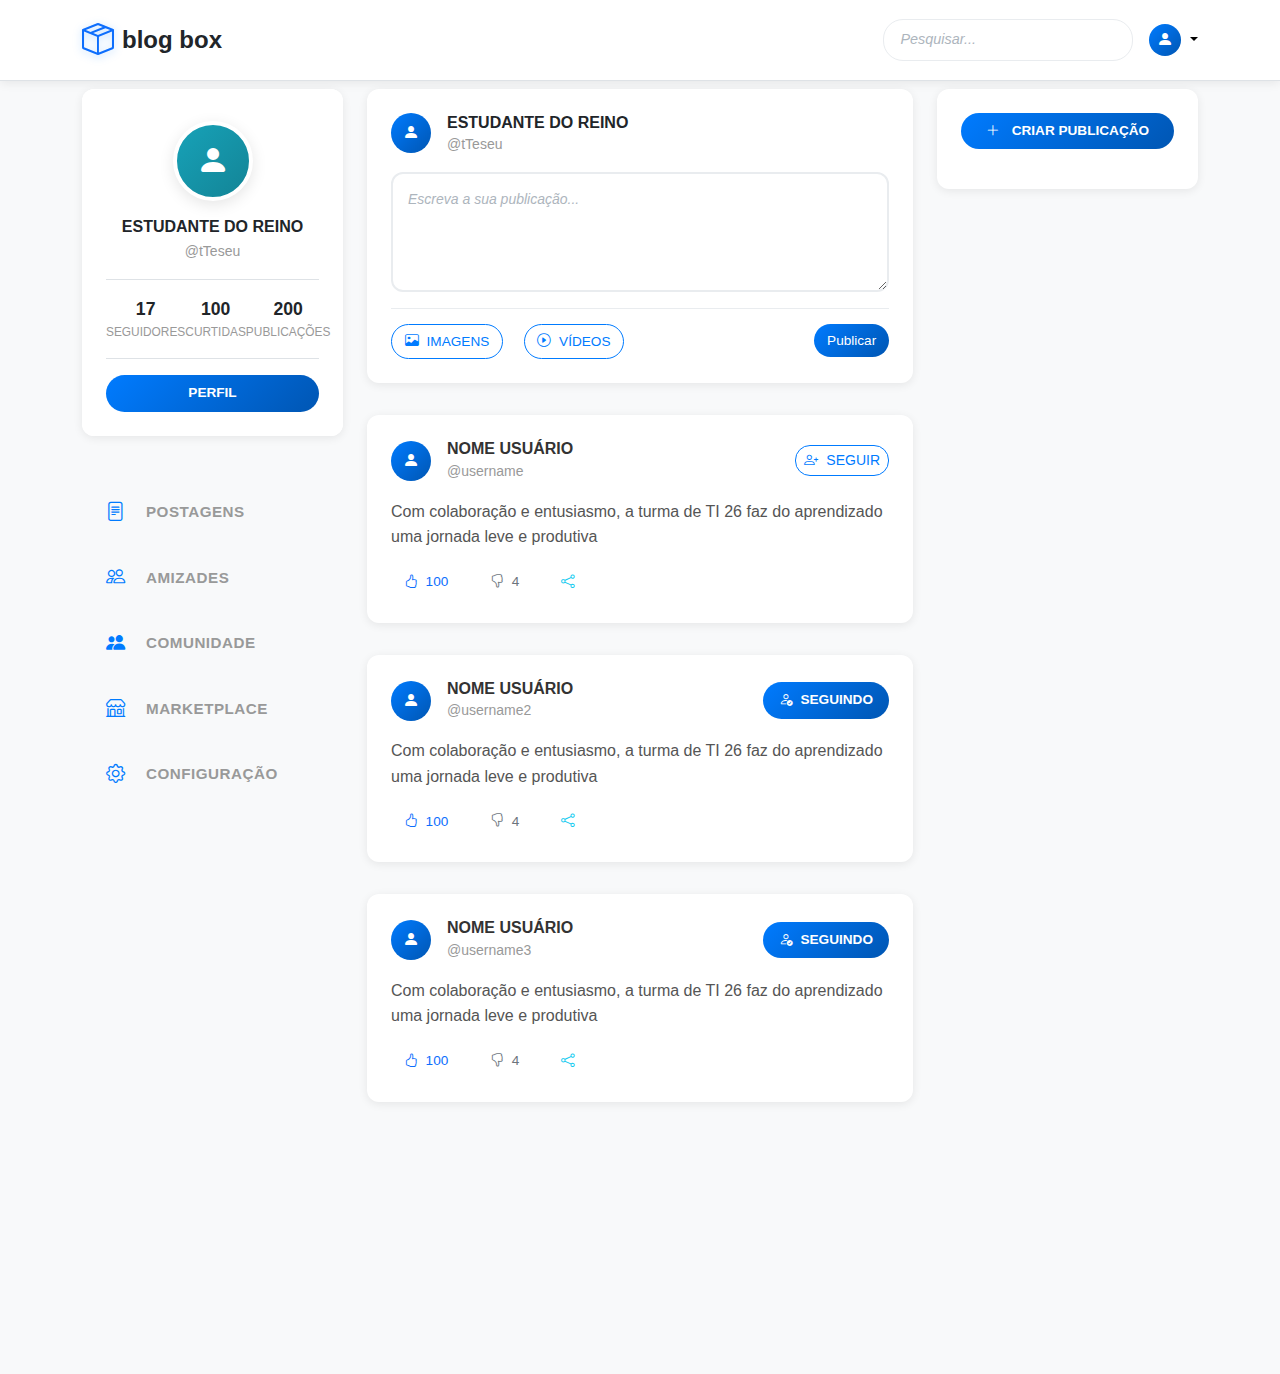
<file: index.html>
<!DOCTYPE html>
<html lang="pt-br">

<head>
    <meta charset="UTF-8">
    <meta name="viewport" content="width=device-width, initial-scale=1.0">
    <title>Blog Box</title>
    <!-- Bootstrap CSS -->
    <link href="https://cdn.jsdelivr.net/npm/bootstrap@5.3.0/dist/css/bootstrap.min.css" rel="stylesheet">
    <!-- Bootstrap Icons -->
    <link href="https://cdn.jsdelivr.net/npm/bootstrap-icons@1.7.2/font/bootstrap-icons.css" rel="stylesheet">
    <!-- Custom CSS -->
    <link href="css/style.css" rel="stylesheet">
</head>

<body>
    <div class="container-fluid p-0">
        <!-- Header -->
        <header class="mb-2 border-bottom">
            <div class="container">
                <div class="d-flex flex-wrap align-items-center justify-content-center justify-content-lg-start">
                    <!-- Logo/Brand -->
                    <a href="./" class="d-flex align-items-center mb-2 mb-lg-0 link-body-emphasis text-decoration-none">
                        <i class="bi bi-box-seam me-2 text-primary" style="font-size: 2rem;"></i>
                        <span class="fw-bold fs-4 text-dark">blog box</span>
                    </a>

                    <!-- Spacer para empurrar os elementos para a direita -->
                    <div class="flex-grow-1"></div>

                    <!-- Search Form -->
                    <form class="col-12 col-lg-auto mb-3 mb-lg-0 me-lg-3" role="search">
                        <input type="search" class="form-control" placeholder="Pesquisar..." aria-label="Search">
                    </form>

                    <!-- User Dropdown -->
                    <div class="dropdown text-end">
                        <a href="#" class="d-block link-body-emphasis text-decoration-none dropdown-toggle"
                            data-bs-toggle="dropdown" aria-expanded="false">
                            <div class="avatar-small bg-primary d-inline-flex">
                                <i class="bi bi-person-fill text-white"></i>
                            </div>
                        </a>
                        <ul class="dropdown-menu text-small">
                            <li><a class="dropdown-item" href="login.html"><i class="bi bi-box-arrow-in-right me-2"></i>Entrar</a></li>
                            <li><a class="dropdown-item" href="#"><i class="bi bi-person me-2"></i>Meu Perfil</a></li>
                            <li><a class="dropdown-item" href="#"><i class="bi bi-plus-circle me-2"></i>Nova
                                    Publicação</a></li>
                            <li><a class="dropdown-item" href="#"><i class="bi bi-gear me-2"></i>Configurações</a></li>
                            <li><a class="dropdown-item" href="#"><i class="bi bi-people me-2"></i>Amigos</a></li>
                            <li>
                                <hr class="dropdown-divider">
                            </li>
                            <li><a class="dropdown-item" href="#"><i class="bi bi-box-arrow-right me-2"></i>Sair</a>
                            </li>
                        </ul>
                    </div>
                </div>
            </div>
        </header>

        <div class="container mt-2">
            <div class="row">
                <!-- Sidebar Esquerda -->
                <div class="col-md-3">
                    <!-- Profile Card -->
                    <div class="card mb-4 profile-card">
                        <!-- Background Image -->
                        <div class="profile-background">
                            <div class="background-overlay"></div>
                        </div>

                        <div class="card-body text-center position-relative">
                            <div class="profile-avatar mb-3">
                                <div class="avatar-circle bg-primary">
                                    <i class="bi bi-person-fill text-white fs-2"></i>
                                </div>
                            </div>
                            <h6 class="card-title mb-1 text-dark">ESTUDANTE DO REINO</h6>
                            <p class="text-muted small mb-3">@tTeseu</p>

                            <div class="stats-row d-flex justify-content-around mb-3">
                                <div class="stat-item text-center">
                                    <div class="fw-bold text-dark">17</div>
                                    <small class="text-muted">SEGUIDORES</small>
                                </div>
                                <div class="stat-item text-center">
                                    <div class="fw-bold text-dark">100</div>
                                    <small class="text-muted">CURTIDAS</small>
                                </div>
                                <div class="stat-item text-center">
                                    <div class="fw-bold text-dark">200</div>
                                    <small class="text-muted">PUBLICAÇÕES</small>
                                </div>
                            </div>

                            <button class="btn btn-primary w-100">PERFIL</button>
                        </div>
                    </div>

                    <!-- Menu Lateral -->
                    <div class="sidebar-menu">
                        <!-- Menu Principal -->
                        <div class="menu-section mb-4">
                            <div class="menu-item d-flex align-items-center mb-2">
                                <i class="bi bi-file-text me-3"></i>
                                <span>Postagens</span>
                            </div>
                            <div class="menu-item d-flex align-items-center mb-2">
                                <i class="bi bi-people me-3"></i>
                                <span>Amizades</span>
                            </div>
                            <div class="menu-item d-flex align-items-center mb-2">
                                <i class="bi bi-people-fill me-3"></i>
                                <span>Comunidade</span>
                            </div>
                            <div class="menu-item d-flex align-items-center mb-2">
                                <i class="bi bi-shop me-3"></i>
                                <span>Marketplace</span>
                            </div>
                            <div class="menu-item d-flex align-items-center mb-2">
                                <i class="bi bi-gear me-3"></i>
                                <span>Configuração</span>
                            </div>
                        </div>
                    </div>
                </div>

                <!-- Conteúdo Central -->
                <div class="col-md-6">
                    <!-- Create Post Box -->
                    <div class="card mb-4">
                        <div class="card-body">

                            <!-- Estado expandido com textarea (inicialmente oculto) -->
                            <div id="expanded-post-input" class="">
                                <div class="d-flex align-items-start mb-3">
                                    <div class="avatar-small bg-primary me-3">
                                        <i class="bi bi-person-fill text-white"></i>
                                    </div>
                                    <div class="flex-grow-1">
                                        <h6 class="mb-0 text-dark text-uppercase">estudante do reino</h6>
                                        <small class="text-muted">@tTeseu</small>
                                    </div>
                                </div>

                                <textarea class="form-control mb-3" rows="4" placeholder="Escreva a sua publicação..."
                                    id="post-textarea"></textarea>


                                <!-- Estado original com botões (inicialmente oculto quando expandido) -->
                                <div id="original-post-options" class="post-options d-flex justify-content-between">
                                    <div>

                                        <button class="btn btn-sm btn-outline-primary me-2">
                                            <i class="bi bi-image me-1"></i> IMAGENS
                                        </button>
                                        <button class="btn btn-sm btn-outline-primary me-2">
                                            <i class="bi bi-play-circle me-1"></i> VÍDEOS
                                        </button>
                                        <!-- <button class="btn btn-sm btn-outline-primary">
                                            <i class="bi bi-chat-left-text me-1"></i> COMENTÁRIO
                                        </button> -->
                                    </div>
                                    <div>
                                        <button type="button" class="btn btn-sm btn-primary position-relative" id="publish-post">Publicar</button>
                                    </div>
                                        
                                </div>
                            </div>

                        </div>
                    </div>

                    <!-- Posts -->
                    <div class="card mb-4">
                        <div class="card-body">
                            <div class="d-flex align-items-center mb-3">
                                <div class="avatar-small bg-primary me-3">
                                    <i class="bi bi-person-fill text-white"></i>
                                </div>
                                <div class="flex-grow-1">
                                    <h6 class="mb-0">NOME USUÁRIO</h6>
                                    <small class="text-muted">@username</small>
                                </div>
                                <button class="btn btn-sm btn-outline-primary bg-white">
                                    <i class="bi bi-person-plus me-1"></i> SEGUIR
                                </button>
                            </div>

                            <p class="mb-3">Com colaboração e entusiasmo, a turma de TI 26 faz do aprendizado uma
                                jornada leve e produtiva</p>

                            <div class="post-actions d-flex align-items-center">
                                <button class="btn btn-sm btn-link text-primary me-2">
                                    <i class="bi bi-hand-thumbs-up me-1"></i> 100
                                </button>
                                <button class="btn btn-sm btn-link text-secondary me-2">
                                    <i class="bi bi-hand-thumbs-down me-1"></i> 4
                                </button>
                                <button class="btn btn-sm btn-link text-info">
                                    <i class="bi bi-share me-1"></i>
                                </button>
                            </div>
                        </div>
                    </div>

                    <!-- Post 2 -->
                    <div class="card mb-4">
                        <div class="card-body">
                            <div class="d-flex align-items-center mb-3">
                                <div class="avatar-small bg-primary me-3">
                                    <i class="bi bi-person-fill text-white"></i>
                                </div>
                                <div class="flex-grow-1">
                                    <h6 class="mb-0">NOME USUÁRIO</h6>
                                    <small class="text-muted">@username2</small>
                                </div>
                                <button class="btn btn-sm btn-primary">
                                    <i class="bi bi-person-check me-1"></i> SEGUINDO
                                </button>
                            </div>

                            <p class="mb-3">Com colaboração e entusiasmo, a turma de TI 26 faz do aprendizado uma
                                jornada leve e produtiva</p>

                            <div class="post-actions d-flex align-items-center">
                                <button class="btn btn-sm btn-link text-primary me-2">
                                    <i class="bi bi-hand-thumbs-up me-1"></i> 100
                                </button>
                                <button class="btn btn-sm btn-link text-secondary me-2">
                                    <i class="bi bi-hand-thumbs-down me-1"></i> 4
                                </button>
                                <button class="btn btn-sm btn-link text-info">
                                    <i class="bi bi-share me-1"></i>
                                </button>
                            </div>
                        </div>
                    </div>

                    <!-- Post 3 -->
                    <div class="card mb-4">
                        <div class="card-body">
                            <div class="d-flex align-items-center mb-3">
                                <div class="avatar-small bg-primary me-3">
                                    <i class="bi bi-person-fill text-white"></i>
                                </div>
                                <div class="flex-grow-1">
                                    <h6 class="mb-0">NOME USUÁRIO</h6>
                                    <small class="text-muted">@username3</small>
                                </div>
                                <button class="btn btn-sm btn-primary">
                                    <i class="bi bi-person-check me-1"></i> SEGUINDO
                                </button>
                            </div>

                            <p class="mb-3">Com colaboração e entusiasmo, a turma de TI 26 faz do aprendizado uma
                                jornada leve e produtiva</p>

                            <div class="post-actions d-flex align-items-center">
                                <button class="btn btn-sm btn-link text-primary me-2">
                                    <i class="bi bi-hand-thumbs-up me-1"></i> 100
                                </button>
                                <button class="btn btn-sm btn-link text-secondary me-2">
                                    <i class="bi bi-hand-thumbs-down me-1"></i> 4
                                </button>
                                <button class="btn btn-sm btn-link text-info">
                                    <i class="bi bi-share me-1"></i>
                                </button>
                            </div>
                        </div>
                    </div>

                    <!-- Post 4 -->
                    <div class="card mb-4">
                        <div class="card-body">
                            <div class="d-flex align-items-center mb-3">
                                <div class="avatar-small bg-primary me-3">
                                    <i class="bi bi-person-fill text-white"></i>
                                </div>
                                <div class="flex-grow-1">
                                    <h6 class="mb-0">NOME USUÁRIO</h6>
                                    <small class="text-muted">@username4</small>
                                </div>
                                <button class="btn btn-sm btn-outline-primary bg-white">
                                    <i class="bi bi-person-plus me-1"></i> SEGUIR
                                </button>
                            </div>

                            <p class="mb-3">Com colaboração e entusiasmo, a turma de TI 26 faz do aprendizado uma
                                jornada leve e produtiva</p>

                            <div class="post-actions d-flex align-items-center">
                                <button class="btn btn-sm btn-link text-primary me-2">
                                    <i class="bi bi-hand-thumbs-up me-1"></i> 100
                                </button>
                                <button class="btn btn-sm btn-link text-secondary me-2">
                                    <i class="bi bi-hand-thumbs-down me-1"></i> 4
                                </button>
                                <button class="btn btn-sm btn-link text-info">
                                    <i class="bi bi-share me-1"></i>
                                </button>
                            </div>
                        </div>
                    </div>
                </div>

                <!-- Sidebar Direita -->
                <div class="col-md-3">
                    <div class="card">
                        <div class="card-body text-center">
                            <button class="btn btn-primary w-100 mb-3">
                                <i class="bi bi-plus-lg me-2"></i>
                                CRIAR PUBLICAÇÃO
                            </button>
                        </div>
                    </div>
                </div>
            </div>
        </div>
    </div>

    <!-- Bootstrap JS -->
    <script src="https://cdn.jsdelivr.net/npm/bootstrap@5.3.0/dist/js/bootstrap.bundle.min.js"></script>
    <script src="js/script.js"></script>
</body>

</html>
</file>
<file: css/style.css>
/* Custom Styles for Blog Box */

:root {
    /* Cores Primárias */
    --primary-color: #007bff;
    --primary-dark: #0056b3;
    --primary-darker: #004085;
    
    /* Cores Secundárias */
    --secondary-color: #6c757d;
    --info-color: #17a2b8;
    --info-dark: #138496;
    --success-color: #28a745;
    
    /* Cores de Fundo */
    --bg-light: #f8f9fa;
    --bg-white: #ffffff;
    --bg-gray-light: #f1f3f5;
    
    /* Cores de Borda */
    --border-light: #dee2e6;
    --border-gray: #e9ecef;
    
    /* Cores de Texto */
    --text-dark: #333;
    --text-muted: #999999;
    --text-gray: #555;
    --text-placeholder: #adb5bd;
    
    /* Gradientes */
    --gradient-primary: linear-gradient(135deg, var(--primary-color), var(--primary-dark));
    --gradient-primary-hover: linear-gradient(135deg, var(--primary-dark), var(--primary-darker));
    --gradient-info: linear-gradient(135deg, var(--info-color), var(--info-dark));
    
    /* Sombras */
    --shadow-card: 0 2px 10px rgba(0, 0, 0, 0.08);
    --shadow-focus: 0 0 0 0.2rem rgba(0, 123, 255, 0.25);
}

body {
    background-color: var(--bg-light);
    font-family: 'Segoe UI', Tahoma, Geneva, Verdana, sans-serif;
}

/* Header */
.navbar-brand {
    font-size: 1.2rem;
    font-weight: 700;
}

/* Header Styles */
header {
    background-color: var(--bg-white);
    box-shadow: var(--shadow-card);
    padding: 1rem 1.5rem !important; /* Reduzindo o padding do header */
}

header .nav-link {
    font-weight: 500;
    transition: all 0.3s ease;
    border-radius: 8px;
    margin: 0 2px;
}

header .nav-link:hover {
    background-color: var(--bg-gray-light);
    color: var(--primary-color) !important;
}

header .nav-link.link-secondary {
    color: var(--primary-color) !important;
    background-color: var(--bg-gray-light);
}

header .form-control {
    border-radius: 20px;
    border: 1px solid var(--border-gray);
    width: 250px;
}

header .form-control:focus {
    border-color: var(--primary-color);
    box-shadow: var(--shadow-focus);
}

/* Dropdown menu */
.dropdown-menu {
    border: none;
    box-shadow: var(--shadow-card);
    border-radius: 12px;
    padding: 0.5rem 0;
    margin-top: 0.5rem;
}

.dropdown-item {
    padding: 0.5rem 1rem;
    font-size: 0.9rem;
    transition: background-color 0.3s ease;
}

.dropdown-item:hover {
    background-color: var(--bg-gray-light);
    color: var(--primary-color);
}

.dropdown-item i {
    color: var(--text-muted);
}

.dropdown-item:hover i {
    color: var(--primary-color);
}

/* Avatar no dropdown */
header .avatar-small {
    width: 32px;
    height: 32px;
    border-radius: 50%;
    display: inline-flex;
    align-items: center;
    justify-content: center;
    background: var(--gradient-primary);
    flex-shrink: 0;
}

/* Logo icon */
header .bi-box-seam {
    filter: drop-shadow(0 2px 4px rgba(0, 123, 255, 0.3));
}

/* Profile Avatar */
.profile-avatar {
    display: flex;
    justify-content: center;
    align-items: center;
}

/* Profile Card with Background */
.profile-card {
    overflow: hidden;
    position: relative;
}

.profile-background {
    position: absolute;
    top: 0;
    left: 0;
    right: 0;
    height: 120px;
    background: var(--bg-white);
    display: none; /* Ocultando o background colorido */
}

.background-overlay {
    position: absolute;
    top: 0;
    left: 0;
    right: 0;
    bottom: 0;
    background: transparent;
}

.profile-card .card-body {
    background: var(--bg-white);
    padding-top: 2rem;
    z-index: 2;
}

.profile-card .avatar-circle {
    border: 4px solid var(--bg-white);
    box-shadow: 0 4px 15px rgba(0, 0, 0, 0.1);
}

.profile-card .stats-row {
    border-top: 1px solid var(--border-light);
    border-bottom: 1px solid var(--border-light);
}

.avatar-circle {
    width: 80px;
    height: 80px;
    border-radius: 50%;
    display: flex;
    align-items: center;
    justify-content: center;
    background: var(--gradient-primary);
}

.avatar-small {
    width: 40px;
    height: 40px;
    border-radius: 50%;
    display: flex;
    align-items: center;
    justify-content: center;
    background: var(--gradient-primary);
    flex-shrink: 0;
}

/* Stats */
.stats-row {
    border-top: 1px solid var(--border-light);
    border-bottom: 1px solid var(--border-light);
    padding: 1rem 0;
    margin: 1rem 0;
}

.stat-item {
    font-size: 0.85rem;
}

.stat-item .fw-bold {
    font-size: 1.1rem;
    color: var(--text-dark);
}

/* Sidebar Menu */
.sidebar-menu {
    padding: 1rem 0;
}

.menu-section {
    padding: 0;
}

.menu-item {
    padding: 0.9rem 1.2rem;
    cursor: pointer;
    transition: all 0.3s ease;
    border-radius: 8px;
    margin: 0 0.3rem 0.3rem 0.3rem;
    color: var(--text-muted);
    font-weight: 500;
    font-size: 0.9rem;
    background-color: transparent;
    border: none;
}

.menu-item:hover {
    background-color: var(--bg-gray-light);
    color: var(--text-dark);
}

.menu-item.active {
    background-color: transparent;
    color: var(--text-dark);
}

.menu-item.active:hover {
    background-color: var(--bg-gray-light);
}

.menu-item i {
    font-size: 1.2rem;
    width: 24px;
    text-align: left;
    color: var(--primary-color);
}

.menu-item:hover i {
    color: var(--primary-dark);
}

.menu-item span {
    font-size: 0.95rem;
    font-weight: 600;
    text-transform: uppercase;
    letter-spacing: 0.5px;
}

/* Separador do menu */
.sidebar-menu hr {
    border-color: var(--border-light);
    margin: 1rem 1.5rem;
    opacity: 0.3;
}

/* Cards */
.card {
    border: none;
    border-radius: 12px;
    box-shadow: var(--shadow-card);
    margin-bottom: 1.5rem;
}

.card-body {
    padding: 1.5rem;
}

/* Post Options */
.post-options .btn {
    font-size: 0.85rem;
    padding: 0.4rem 0.8rem;
    border-radius: 20px;
    font-weight: 500;
}

/* Post Actions */
.post-actions .btn {
    font-size: 0.85rem;
    padding: 0.3rem 0.6rem;
    border-radius: 15px;
    font-weight: 500;
    border: none !important;
    text-decoration: none;
}

.post-actions .btn-link {
    padding: 0.4rem 0.8rem;
    transition: all 0.3s ease;
}

.post-actions .btn-link:hover {
    background-color: var(--bg-gray-light);
    border-radius: 20px;
    text-decoration: none;
}

/* Botão Seguir personalizado */
.btn-outline-primary.bg-white {
    background-color: var(--bg-white) !important;
    border: 1px solid var(--primary-color) !important;
    color: var(--primary-color) !important;
}

.btn-outline-primary.bg-white:hover {
    background-color: var(--primary-color) !important;
    border-color: var(--primary-color) !important;
    color: white !important;
}

/* Form Controls */
.form-control {
    border: 1px solid var(--border-gray);
    border-radius: 25px;
    padding: 0.6rem 1rem;
    font-size: 0.9rem;
}

.form-control:focus {
    border-color: var(--primary-color);
    box-shadow: var(--shadow-focus);
}

/* Buttons */
.btn-primary {
    background: var(--gradient-primary);
    border: none;
    border-radius: 20px;
    font-weight: 600;
    padding: 0.5rem 1rem;
    font-size: 0.85rem;
}

.btn-primary:hover {
    background: var(--gradient-primary-hover);
    transform: translateY(-1px);
}

.btn-outline-primary {
    border-color: var(--primary-color);
    color: var(--primary-color);
    border-radius: 15px;
    font-weight: 500;
}

.btn-outline-primary:hover {
    background-color: var(--primary-color);
    border-color: var(--primary-color);
}

.btn-outline-secondary {
    border-color: var(--secondary-color);
    color: var(--secondary-color);
    border-radius: 15px;
    font-weight: 500;
}

.btn-outline-info {
    border-color: var(--info-color);
    color: var(--info-color);
    border-radius: 15px;
    font-weight: 500;
}

/* Responsive adjustments */
@media (max-width: 768px) {
    .navbar-text {
        display: none;
    }
    
    .stats-row {
        font-size: 0.8rem;
    }
    
    .sidebar-menu {
        display: none;
    }
    
    .menu-item {
        justify-content: center;
    }
}

/* Hover effects */
.card:hover {
    transform: translateY(-2px);
    transition: transform 0.3s ease;
}

/* Text styling */
h6 {
    font-weight: 600;
    color: var(--text-dark);
}

.text-muted {
    color: var(--text-muted) !important;
}

/* Icons */
.navbar .bi {
    cursor: pointer;
    transition: color 0.3s ease;
}

.navbar .bi:hover {
    color: var(--primary-dark) !important;
}

/* Custom spacing */
.mt-4 {
    margin-top: 2rem !important;
}

.mb-4 {
    margin-bottom: 2rem !important;
}

/* Profile card specific styles */
.profile-avatar .avatar-circle {
    background: var(--gradient-info);
}

/* Post content styling */
.card p {
    line-height: 1.6;
    color: var(--text-gray);
    margin-bottom: 1rem;
}

/* Button group spacing */
.btn + .btn {
    margin-left: 0.5rem;
}

/* Navbar icons */
.navbar .fs-5 {
    font-size: 1.1rem !important;
}

/* Create post input */
.form-control::placeholder {
    color: var(--text-placeholder);
    font-style: italic;
}

/* Create Post Box Styles */
.create-post-box {
    transition: all 0.3s ease;
}

.create-post-box:hover {
    box-shadow: 0 4px 12px rgba(0,0,0,0.1);
}

#post-input-trigger {
    cursor: pointer;
    transition: all 0.2s ease;
    border: 1px solid #e9ecef;
    border-radius: 25px;
    padding: 12px 20px;
    background-color: #f8f9fa;
}

#post-input-trigger:hover {
    background-color: #e9ecef;
    border-color: #dee2e6;
}

#post-textarea {
    min-height: 120px;
    resize: vertical;
    border: 2px solid #e9ecef;
    border-radius: 12px;
    padding: 15px;
    font-size: 14px;
    line-height: 1.5;
    transition: border-color 0.2s ease;
    font-family: inherit;
}

#post-textarea:focus {
    border-color: var(--primary-color);
    box-shadow: 0 0 0 0.2rem rgba(0, 123, 255, 0.25);
    outline: none;
}

.post-options {
    border-top: 1px solid #e9ecef;
    padding-top: 15px;
    margin-top: 15px;
}

.media-options .btn {
    padding: 8px 15px;
    border-radius: 20px;
    font-size: 13px;
    font-weight: 500;
    transition: all 0.2s ease;
    border: 1px solid transparent;
}

.media-options .btn:hover {
    transform: translateY(-1px);
    box-shadow: 0 2px 8px rgba(0,0,0,0.15);
}

.media-options .btn-outline-primary:hover {
    background-color: var(--primary-color);
    border-color: var(--primary-color);
    color: white;
}

.media-options .btn-outline-success:hover {
    background-color: var(--success-color);
    border-color: var(--success-color);
    color: white;
}

.media-options .btn-outline-warning:hover {
    background-color: var(--warning-color);
    border-color: var(--warning-color);
    color: white;
}

/* Expanded post form styling */
#expanded-post-input .avatar-small {
    margin-right: 12px;
}

#expanded-post-input .user-info h6 {
    margin-bottom: 2px;
    font-weight: 600;
}

#expanded-post-input .user-info small {
    color: var(--text-muted);
}

/* Action buttons */
.action-buttons {
    display: flex;
    justify-content: space-between;
    align-items: center;
    margin-top: 15px;
}

.action-buttons .btn-primary {
    background: var(--gradient-primary);
    border: none;
    padding: 8px 20px;
    border-radius: 20px;
    font-weight: 500;
    transition: all 0.2s ease;
}

.action-buttons .btn-primary:hover {
    background: var(--gradient-primary-hover);
    transform: translateY(-1px);
    box-shadow: 0 4px 12px rgba(0, 123, 255, 0.3);
}

.action-buttons .btn-secondary {
    background: transparent;
    border: 1px solid #dee2e6;
    color: var(--text-secondary);
    padding: 8px 20px;
    border-radius: 20px;
    font-weight: 500;
    transition: all 0.2s ease;
}

.action-buttons .btn-secondary:hover {
    background-color: #f8f9fa;
    border-color: #adb5bd;
    color: var(--text-primary);
}

/* Smooth transitions */
.fade-in {
    animation: fadeIn 0.3s ease-in;
}

@keyframes fadeIn {
    from {
        opacity: 0;
        transform: translateY(-10px);
    }
    to {
        opacity: 1;
        transform: translateY(0);
    }
}
</file>
